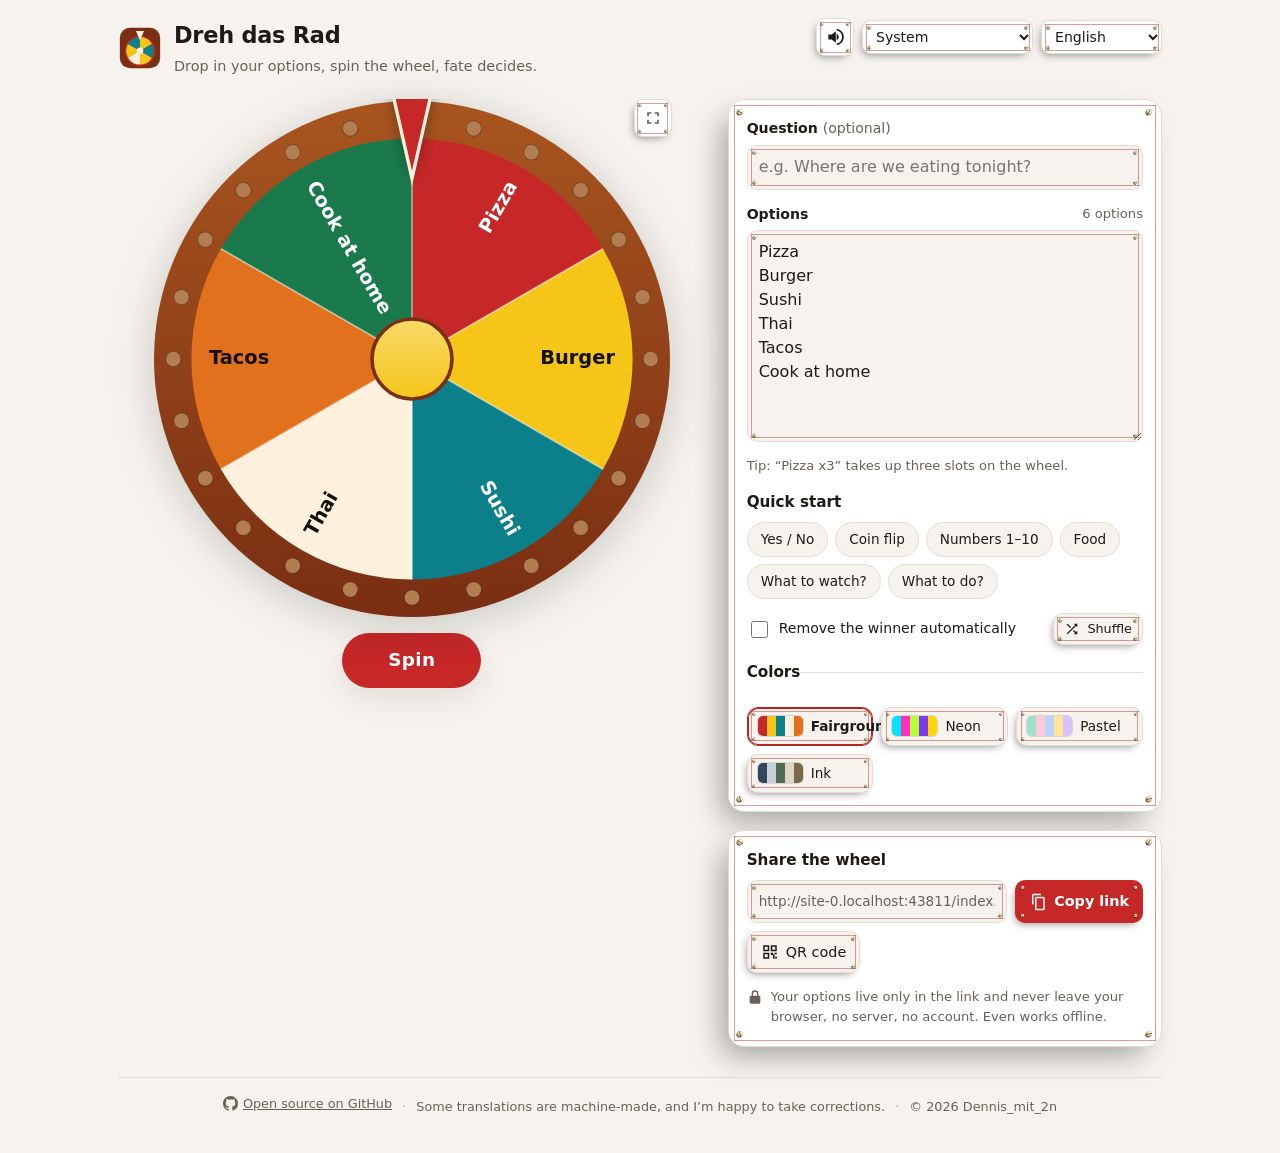
<file: index.html>
<!DOCTYPE html>
<html lang="en">
<head>
  <meta charset="UTF-8">
  <meta name="viewport" content="width=device-width, initial-scale=1, viewport-fit=cover">
  <title>Dreh das Rad · Entscheidungs-Glücksrad / decision wheel</title>
  <meta name="description" content="Type in your options, spin the wheel, let fate decide. No sign-up, nothing uploaded. / Optionen eintippen, Rad drehen, das Los entscheidet, ohne Anmeldung, ohne Upload.">
  <link rel="canonical" href="https://dennismit2n.github.io/dreh-das-rad/">
  <!-- Link preview. og:image must be absolute — crawlers do not resolve relative paths.
       The image comes from the shared template in the landing page repo:
       dennismit2n.github.io/tools/promo/make-bilder.mjs. Re-run it when a claim changes. -->
  <meta property="og:type" content="website">
  <meta property="og:site_name" content="Dreh das Rad">
  <meta property="og:title" content="Dreh das Rad · the decision wheel">
  <meta property="og:description" content="Options in, wheel spins, fate decides. 4 color worlds, 14 languages, shareable as a link. Everything stays in your browser.">
  <meta property="og:url" content="https://dennismit2n.github.io/dreh-das-rad/">
  <meta property="og:image" content="https://dennismit2n.github.io/dreh-das-rad/assets/og.png">
  <meta property="og:image:width" content="1200">
  <meta property="og:image:height" content="630">
  <meta property="og:image:alt" content="Dreh das Rad. Optionen rein, das Los entscheidet / Let the wheel decide. Kostenlos, ohne Anmeldung, als Link zum Teilen.">
  <meta property="og:locale" content="en_US">
  <meta property="og:locale:alternate" content="de_DE">
  <meta name="twitter:card" content="summary_large_image">
  <meta name="theme-color" content="#c62828">
  <link rel="manifest" href="./manifest.webmanifest">
  <link rel="icon" href="./icons/favicon.svg" type="image/svg+xml">
  <link rel="icon" href="./icons/favicon-32.png" sizes="32x32" type="image/png">
  <link rel="apple-touch-icon" href="./icons/apple-touch-icon.png">
  <link rel="stylesheet" href="./css/style.css">
  <!-- Darstellung vor dem ersten Bild: die gemeinsame Wahl aller Werkzeuge (werkstatt.darstellung,
       sonst der alte Schlüssel), sonst entscheidet das System per CSS. data-vision trägt Hoher
       Kontrast, Farbenblind und Umkehr; dieselbe Auflösung steht in js/app.js (theme dropdown). -->
  <script>(function(){var v=null,r=document.documentElement,m=window.matchMedia,t=null,s=null;try{v=localStorage.getItem('werkstatt.darstellung')||localStorage.getItem('dreh-das-rad.theme');}catch(e){}var d=!!(m&&m('(prefers-color-scheme: dark)').matches),k=!!(m&&m('(prefers-contrast: more)').matches);if(v==='light'||v==='dark'){t=v;}else if(v==='hc-dark'||v==='hc-light'){t=v.slice(3);s='contrast';}else if(v==='cvd-dark'||v==='cvd-light'){t=v.slice(4);s='cvd';}else if(v==='invert'){s='invert';}else if(v&&/dark/.test(v)){t='dark';}else if(v&&/light/.test(v)){t='light';}else if(k){t=d?'dark':'light';s='contrast';}if(t){r.setAttribute('data-theme',t);}if(s){r.setAttribute('data-vision',s);}})();</script>
  <!-- Install button: Chrome, Edge and Samsung Internet may announce installability before
       app.js runs, so the event is kept here until the button picks it up (see app.js). -->
  <script>window.addEventListener('beforeinstallprompt',function(e){e.preventDefault();window.deferredInstall=e;if(window.onInstallReady)window.onInstallReady();});</script>
</head>
<body>

<div class="page">
  <header class="site-header">
    <div class="brand">
      <svg class="brand-icon" viewBox="0 0 48 48" aria-hidden="true">
        <rect x="2" y="2" width="44" height="44" rx="11" fill="#7a2e12"/>
        <circle cx="24" cy="27" r="16.5" fill="#c62828"/>
        <path d="M24 27 L24 12 A15 15 0 0 1 36.99 19.5 Z" fill="#f5c518"/>
        <path d="M24 27 L36.99 34.5 A15 15 0 0 1 24 42 Z" fill="#f5c518"/>
        <path d="M24 27 L11.01 34.5 A15 15 0 0 1 11.01 19.5 Z" fill="#f5c518"/>
        <path d="M24 27 L36.99 19.5 A15 15 0 0 1 36.99 34.5 Z" fill="#0b7f8a"/>
        <path d="M24 27 L24 42 A15 15 0 0 1 11.01 34.5 Z" fill="#fdf1dd"/>
        <path d="M24 27 L11.01 19.5 A15 15 0 0 1 24 12 Z" fill="#0b7f8a"/>
        <circle cx="24" cy="27" r="3.6" fill="#fdf1dd"/>
        <path d="M24 15.5 L19.6 5.5 L28.4 5.5 Z" fill="#fdf1dd"/>
      </svg>
      <div>
        <h1>Dreh das Rad</h1>
        <p class="tagline" data-i18n="tagline">Drop in your options, spin the wheel, fate decides.</p>
      </div>
    </div>
    <div class="header-controls">
      <button type="button" id="installBtn" class="install-btn" hidden><svg viewBox="0 0 24 24" width="18" height="18" aria-hidden="true" focusable="false"><path d="M12 4v11m-4.5-4.5L12 15l4.5-4.5M5 19.5h14" fill="none" stroke="currentColor" stroke-width="2" stroke-linecap="round" stroke-linejoin="round"/></svg><span data-i18n="installBtn">Install</span></button>
      <button type="button" id="btnSound" class="icon-btn" aria-pressed="true" data-i18n-aria="soundOnLabel">
        <svg class="ico-on" viewBox="0 0 24 24" width="20" height="20" aria-hidden="true"><path d="M4 9v6h4l5 4V5L8 9H4zm12.5 3a4.5 4.5 0 0 0-2.5-4.03v8.06A4.5 4.5 0 0 0 16.5 12zM14 2.1v2.06a8 8 0 0 1 0 15.68v2.06a10 10 0 0 0 0-19.8z" fill="currentColor"/></svg>
        <svg class="ico-off" viewBox="0 0 24 24" width="20" height="20" aria-hidden="true"><path d="M4 9v6h4l5 4V5L8 9H4zm15.07-.07-1.41 1.41L19.24 12l-1.58 1.66 1.41 1.41L20.66 13.4l1.58 1.67 1.41-1.41L22.07 12l1.58-1.66-1.41-1.41-1.58 1.67-1.59-1.67z" fill="currentColor"/></svg>
      </button>
      <label class="sel-wrap">
        <span class="visually-hidden" data-i18n="themeLabel">Appearance</span>
        <select id="themeSelect" data-i18n-aria="themeLabel"></select>
      </label>
      <label class="sel-wrap">
        <span class="visually-hidden" data-i18n="langLabel">Language</span>
        <select id="langSelect" data-i18n-aria="langLabel"></select>
      </label>
    </div>
  </header>

  <main>
    <!-- ── the wheel ────────────────────────────────────────────── -->
    <section class="stage" id="stage">
      <!-- lives inside the stage so confetti still renders in fullscreen (top layer) -->
      <canvas id="fx" aria-hidden="true"></canvas>

      <h2 class="question-echo" id="questionEcho" hidden></h2>

      <div class="wheel-wrap">
        <canvas id="wheel" width="520" height="520"></canvas>
        <button type="button" id="btnFs" class="icon-btn fs-btn" aria-pressed="false" hidden>
          <svg class="ico-on" viewBox="0 0 24 24" width="20" height="20" aria-hidden="true"><path d="M5 16h3v3h2v-5H5v2zm3-8H5v2h5V5H8v3zm6 11h2v-3h3v-2h-5v5zm2-11V5h-2v5h5V8h-3z" fill="currentColor"/></svg>
          <svg class="ico-off" viewBox="0 0 24 24" width="20" height="20" aria-hidden="true"><path d="M7 14H5v5h5v-2H7v-3zm-2-4h2V7h3V5H5v5zm12 7h-3v2h5v-5h-2v3zM14 5v2h3v3h2V5h-5z" fill="currentColor"/></svg>
        </button>
      </div>

      <button type="button" id="btnSpin" class="spin-btn" data-i18n="btnSpin">Spin</button>

      <p class="motion-row" id="motionRow" hidden>
        <label class="check">
          <input type="checkbox" id="motionToggle">
          <span data-i18n="motionLabel">Let the wheel spin</span>
        </label>
        <span class="motion-hint" data-i18n="motionHint">Your device has animations turned off.</span>
      </p>

      <p class="visually-hidden" id="spinStatus" role="status" aria-live="polite"></p>
    </section>

    <div class="side">
      <!-- ── result: tops the right column on desktop, sits right under the
           spin button on phones; in fullscreen, JS pulls it onto the stage ── -->
      <div class="result-card" id="resultCard" hidden>
        <p class="result-lead" data-i18n="resultLead">Fate says:</p>
        <p class="result-name" id="resultName"></p>
        <div class="result-actions">
          <button type="button" id="btnAgain" class="btn primary" data-i18n="btnSpinAgain">Spin again</button>
          <button type="button" id="btnRemove" class="btn" data-i18n="btnRemove">Take it out</button>
          <button type="button" id="btnCopyResult" class="btn" data-i18n="btnCopyResult">Copy result</button>
        </div>
      </div>

      <!-- ── options ───────────────────────────────────────────── -->
      <section class="panel">
        <div class="field">
          <label for="questionInput">
            <span data-i18n="questionLabel">Question</span>
            <span class="opt" data-i18n="questionOptional">(optional)</span>
          </label>
          <input id="questionInput" type="text" maxlength="90" data-i18n-ph="questionPlaceholder" autocapitalize="sentences">
        </div>

        <div class="field">
          <label for="optionsInput">
            <span data-i18n="optionsLabel">Options</span>
            <span class="count" id="countLabel"></span>
          </label>
          <textarea id="optionsInput" rows="8" spellcheck="false" data-i18n-ph="optionsPlaceholder" aria-describedby="weightHint"></textarea>
          <p class="hint" id="weightHint" data-i18n="weightHint">Tip: “Pizza x3” takes up three slots.</p>
          <p class="note" id="noteBox" role="status" hidden></p>
          <p class="error" id="errBox" role="alert" hidden></p>
        </div>

        <div class="presets">
          <h3 data-i18n="presetsLabel">Quick start</h3>
          <div class="preset-row" id="presetRow"></div>
        </div>

        <div class="row-split">
          <label class="check auto-remove">
            <input type="checkbox" id="autoRemove">
            <span data-i18n="autoRemoveLabel">Remove the winner automatically</span>
          </label>
          <button type="button" id="btnShuffle" class="btn small">
            <svg viewBox="0 0 24 24" width="16" height="16" aria-hidden="true"><path d="M10.59 9.17 5.41 4 4 5.41l5.17 5.17 1.42-1.41zM14.5 4l2.04 2.04L4 18.59 5.41 20 17.96 7.46 20 9.5V4h-5.5zm.33 9.41-1.41 1.42 3.13 3.13L14.5 20H20v-5.5l-2.04 2.04-3.13-3.13z" fill="currentColor"/></svg>
            <span data-i18n="btnShuffle">Shuffle</span>
          </button>
        </div>

        <div class="drawn" id="drawnBox" hidden>
          <div class="drawn-head">
            <h3 data-i18n="drawnHeading">Already drawn</h3>
            <button type="button" id="btnResetDrawn" class="btn small" data-i18n="btnResetDrawn">Bring all back</button>
          </div>
          <ol class="drawn-list" id="drawnList"></ol>
          <p class="remaining" id="remainingLabel"></p>
        </div>

        <fieldset class="palettes">
          <legend data-i18n="paletteLabel">Colors</legend>
          <div class="palette-grid" id="paletteGrid"></div>
        </fieldset>
      </section>

      <!-- ── share ─────────────────────────────────────────────── -->
      <section class="panel share-box">
        <h3 data-i18n="shareHeading">Share the wheel</h3>
        <div class="link-row">
          <input id="linkOut" type="text" readonly data-i18n-aria="linkLabel">
          <button type="button" id="btnCopy" class="btn primary">
            <svg viewBox="0 0 24 24" width="18" height="18" aria-hidden="true"><path d="M16 1H6a2 2 0 0 0-2 2v12h2V3h10V1zm3 4H10a2 2 0 0 0-2 2v14a2 2 0 0 0 2 2h9a2 2 0 0 0 2-2V7a2 2 0 0 0-2-2zm0 16h-9V7h9v14z" fill="currentColor"/></svg>
            <span data-i18n="btnCopy">Copy link</span>
          </button>
        </div>
        <div class="share-actions">
          <button type="button" id="btnShare" class="btn" hidden>
            <svg viewBox="0 0 24 24" width="18" height="18" aria-hidden="true"><path d="M18 8a3 3 0 1 0-2.83-4H15a3 3 0 0 0 .04.49L8.9 7.56a3 3 0 1 0 0 8.88l6.15 3.07A3 3 0 1 0 18 16a3 3 0 0 0-2.15.91l-5.9-2.95a3 3 0 0 0 0-1.92l5.9-2.95A3 3 0 0 0 18 8z" fill="currentColor"/></svg>
            <span data-i18n="btnShare">Share</span>
          </button>
          <button type="button" id="btnQr" class="btn" aria-expanded="false">
            <svg viewBox="0 0 24 24" width="18" height="18" aria-hidden="true"><path d="M3 3h8v8H3V3zm2 2v4h4V5H5zm8-2h8v8h-8V3zm2 2v4h4V5h-4zM3 13h8v8H3v-8zm2 2v4h4v-4H5zm13-2h3v2h-3v-2zm-5 0h3v2h2v3h-2v-2h-3v-3zm3 5h2v3h-2v-3zm3 0h2v3h-2v-3z" fill="currentColor"/></svg>
            <span data-i18n="btnQr">QR code</span>
          </button>
        </div>
        <div class="qr-wrap" id="qrWrap" hidden>
          <div class="qr-box" id="qrBox" role="img" data-i18n-aria="btnQr" data-echt></div>
          <p class="qr-hint" data-i18n="qrHint">Scan to open the same wheel</p>
        </div>
        <p class="privacy-note">
          <svg viewBox="0 0 24 24" width="16" height="16" aria-hidden="true"><path d="M12 2a5 5 0 0 0-5 5v3H6a2 2 0 0 0-2 2v8a2 2 0 0 0 2 2h12a2 2 0 0 0 2-2v-8a2 2 0 0 0-2-2h-1V7a5 5 0 0 0-5-5zm-3 8V7a3 3 0 1 1 6 0v3H9z" fill="currentColor"/></svg>
          <span><span data-i18n="privacyNote">Your options live only in the link.</span>
          <span data-i18n="offlineNote">Even works offline.</span></span>
        </p>
      </section>

      <!-- ── recent spins (this session only, never stored) ────── -->
      <section class="panel" id="historyBox" hidden>
        <div class="drawn-head">
          <h3 data-i18n="historyHeading">Recent spins</h3>
          <button type="button" id="btnClearHistory" class="btn small" data-i18n="btnClearHistory">Clear</button>
        </div>
        <ol class="history-list" id="historyList"></ol>
      </section>
    </div>
  </main>

  <footer class="site-footer">
    <a href="https://github.com/Dennismit2n/dreh-das-rad" rel="noopener">
      <svg viewBox="0 0 16 16" width="15" height="15" aria-hidden="true"><path d="M8 0C3.58 0 0 3.58 0 8c0 3.54 2.29 6.53 5.47 7.59.4.07.55-.17.55-.38 0-.19-.01-.82-.01-1.49-2.01.37-2.53-.49-2.69-.94-.09-.23-.48-.94-.82-1.13-.28-.15-.68-.52-.01-.53.63-.01 1.08.58 1.23.82.72 1.21 1.87.87 2.33.66.07-.52.28-.87.51-1.07-1.78-.2-3.64-.89-3.64-3.95 0-.87.31-1.59.82-2.15-.08-.2-.36-1.02.08-2.12 0 0 .67-.21 2.2.82a7.42 7.42 0 0 1 2-.27c.68 0 1.36.09 2 .27 1.53-1.04 2.2-.82 2.2-.82.44 1.1.16 1.92.08 2.12.51.56.82 1.27.82 2.15 0 3.07-1.87 3.75-3.65 3.95.29.25.54.73.54 1.48 0 1.07-.01 1.93-.01 2.2 0 .21.15.46.55.38A8.01 8.01 0 0 0 16 8c0-4.42-3.58-8-8-8z" fill="currentColor"/></svg>
      <span data-i18n="footerSource">Open source on GitHub</span>
    </a>
    <span class="sep" aria-hidden="true">·</span>
    <span data-i18n="footerTranslate">Some translations are machine-made, and I’m happy to take corrections.</span>
    <span class="sep" aria-hidden="true">·</span>
    <span class="footer-copyright">© 2026 Dennis_mit_2n</span>
  </footer>
</div>

<p class="toast" id="toast" role="status"></p>

<script src="./js/vendor/qrcode.js"></script>
<script src="./js/vendor/qrcode_UTF8.js"></script>
<script src="./js/i18n.js"></script>
<script src="./js/wheel.js"></script>
<script src="./js/app.js"></script>
</body>
</html>
</file>
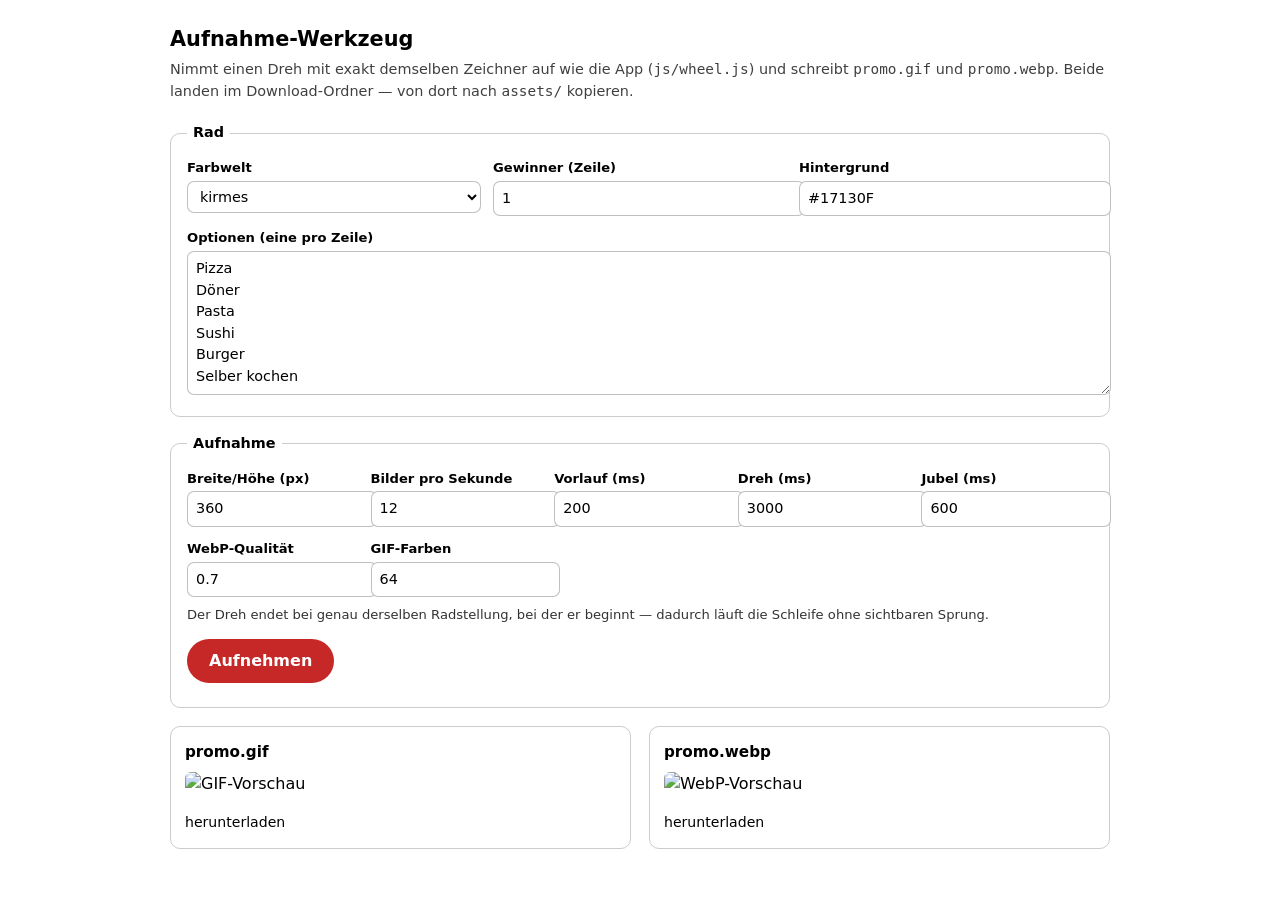
<file: tools/gif-recorder.html>
<!DOCTYPE html>
<html lang="de">
<head>
<meta charset="UTF-8">
<meta name="viewport" content="width=device-width, initial-scale=1">
<title>dreh-das-rad — Aufnahme-Werkzeug</title>
<style>
  :root { color-scheme: light dark; }
  body {
    margin: 0; padding: 24px;
    font-family: system-ui, -apple-system, "Segoe UI", Roboto, sans-serif;
    line-height: 1.5;
    background: Canvas; color: CanvasText;
  }
  .wrap { max-width: 940px; margin: 0 auto; }
  h1 { font-size: 1.3rem; margin: 0 0 4px; }
  .lead { margin: 0 0 20px; opacity: 0.75; font-size: 0.9rem; }
  fieldset { border: 1px solid rgba(128,128,128,0.4); border-radius: 10px; padding: 14px 16px; margin: 0 0 16px; }
  legend { font-weight: 600; font-size: 0.9rem; padding: 0 6px; }
  .grid { display: grid; grid-template-columns: repeat(auto-fit, minmax(150px, 1fr)); gap: 12px; }
  label { display: block; font-size: 0.82rem; font-weight: 600; margin-bottom: 3px; }
  input, select, textarea { font: inherit; font-size: 0.9rem; width: 100%; padding: 6px 8px;
    border: 1px solid rgba(128,128,128,0.5); border-radius: 7px; background: Canvas; color: CanvasText; }
  textarea { min-height: 130px; resize: vertical; }
  button { font: inherit; font-weight: 600; padding: 10px 22px; border: 0; border-radius: 999px;
    background: #c62828; color: #fff; cursor: pointer; }
  button:disabled { opacity: 0.5; cursor: progress; }
  progress { width: 100%; height: 10px; }
  .out { display: grid; grid-template-columns: repeat(auto-fit, minmax(260px, 1fr)); gap: 18px; margin-top: 18px; }
  .card { border: 1px solid rgba(128,128,128,0.4); border-radius: 10px; padding: 14px; }
  .card h2 { font-size: 0.95rem; margin: 0 0 8px; }
  .card img { max-width: 100%; border-radius: 6px; display: block; }
  .meta { font-size: 0.82rem; opacity: 0.8; margin: 8px 0 0; }
  .bad { color: #c0392b; font-weight: 600; }
  a.dl { display: inline-block; margin-top: 8px; font-size: 0.88rem; }
  canvas { display: none; }
</style>
</head>
<body>
<div class="wrap">
  <h1>Aufnahme-Werkzeug</h1>
  <p class="lead">
    Nimmt einen Dreh mit exakt demselben Zeichner auf wie die App
    (<code>js/wheel.js</code>) und schreibt <code>promo.gif</code> und
    <code>promo.webp</code>. Beide landen im Download-Ordner — von dort nach
    <code>assets/</code> kopieren.
  </p>

  <fieldset>
    <legend>Rad</legend>
    <div class="grid">
      <div>
        <label for="palette">Farbwelt</label>
        <select id="palette"></select>
      </div>
      <div>
        <label for="winner">Gewinner (Zeile)</label>
        <input id="winner" type="number" value="1" min="1" step="1">
      </div>
      <div>
        <label for="bg">Hintergrund</label>
        <input id="bg" type="text" value="#17130F">
      </div>
    </div>
    <div style="margin-top:12px">
      <label for="options">Optionen (eine pro Zeile)</label>
      <textarea id="options">Pizza
Döner
Pasta
Sushi
Burger
Selber kochen</textarea>
    </div>
  </fieldset>

  <fieldset>
    <legend>Aufnahme</legend>
    <div class="grid">
      <div><label for="size">Breite/Höhe (px)</label><input id="size" type="number" value="360" min="120" max="900" step="10"></div>
      <div><label for="fps">Bilder pro Sekunde</label><input id="fps" type="number" value="12" min="8" max="30"></div>
      <div><label for="hold">Vorlauf (ms)</label><input id="hold" type="number" value="200" min="0" step="50"></div>
      <div><label for="spin">Dreh (ms)</label><input id="spin" type="number" value="3000" min="500" step="100"></div>
      <div><label for="celebrate">Jubel (ms)</label><input id="celebrate" type="number" value="600" min="0" step="100"></div>
      <div><label for="quality">WebP-Qualität</label><input id="quality" type="number" value="0.7" min="0.3" max="1" step="0.05"></div>
      <div><label for="colours">GIF-Farben</label><input id="colours" type="number" value="64" min="8" max="256" step="8"></div>
    </div>
    <p class="meta">
      Der Dreh endet bei genau derselben Radstellung, bei der er beginnt — dadurch
      läuft die Schleife ohne sichtbaren Sprung.
    </p>
    <p style="margin:14px 0 0"><button id="go">Aufnehmen</button></p>
    <p style="margin:10px 0 0"><progress id="bar" value="0" max="1" hidden></progress></p>
    <p class="meta" id="status"></p>
  </fieldset>

  <div class="out" id="out" hidden>
    <div class="card">
      <h2>promo.gif</h2>
      <img id="gifImg" alt="GIF-Vorschau">
      <p class="meta" id="gifMeta"></p>
      <a class="dl" id="gifLink" download="promo.gif">herunterladen</a>
    </div>
    <div class="card">
      <h2>promo.webp</h2>
      <img id="webpImg" alt="WebP-Vorschau">
      <p class="meta" id="webpMeta"></p>
      <a class="dl" id="webpLink" download="promo.webp">herunterladen</a>
    </div>
  </div>
</div>

<canvas id="frame"></canvas>

<script src="../js/wheel.js"></script>
<script src="encoders.js"></script>
<script>
'use strict';
(function () {
  var TAU = Math.PI * 2;
  var $ = function (id) { return document.getElementById(id); };

  Wheel.PALETTE_IDS.forEach(function (id) {
    var o = document.createElement('option');
    o.value = id;
    o.textContent = id;
    $('palette').appendChild(o);
  });

  function status(msg) { $('status').textContent = msg; }

  function blobToBuffer(blob) {
    return blob.arrayBuffer ? blob.arrayBuffer() : new Response(blob).arrayBuffer();
  }

  function canvasToWebp(canvas, quality) {
    return new Promise(function (resolve, reject) {
      canvas.toBlob(function (blob) {
        if (!blob) { reject(new Error('toBlob failed')); return; }
        resolve(blob);
      }, 'image/webp', quality);
    });
  }

  $('go').addEventListener('click', async function () {
    var btn = $('go');
    btn.disabled = true;
    $('out').hidden = true;
    $('bar').hidden = false;
    $('bar').value = 0;

    try {
      var size = Math.max(120, +$('size').value || 420);
      var fps = Math.max(8, +$('fps').value || 16);
      var holdMs = Math.max(0, +$('hold').value || 0);
      var spinMs = Math.max(500, +$('spin').value || 3000);
      var celebrateMs = Math.max(0, +$('celebrate').value || 0);
      var quality = Math.min(1, Math.max(0.3, +$('quality').value || 0.85));
      var paletteId = $('palette').value;
      var bg = $('bg').value.trim() || '#17130F';

      var parsed = Wheel.parse($('options').value);
      var items = parsed.items;
      if (items.length < 2) { throw new Error('Mindestens zwei Optionen nötig.'); }

      var n = items.length;
      var seg = TAU / n;
      var winner = Math.min(n - 1, Math.max(0, (+$('winner').value || 1) - 1));

      // Start where we will finish: the wheel makes whole turns, so the last
      // frame lines up with the first and the loop does not jump.
      var rot0 = -Math.PI / 2 - (winner + 0.5) * seg;
      var turns = 5;
      var delta = turns * TAU;
      var amp = Math.min(0.014, seg * 0.15);

      var canvas = $('frame');
      canvas.width = size;
      canvas.height = size;
      var ctx = canvas.getContext('2d', { alpha: false });

      var totalMs = holdMs + spinMs + celebrateMs;
      var frameMs = 1000 / fps;
      var frameCount = Math.max(2, Math.round(totalMs / frameMs));

      var confetti = new Wheel.Confetti(Wheel.PALETTES[paletteId].seg);
      var burst = false;
      var pointerKick = 0;
      var prevIdx = null;
      var rgbaFrames = [];
      var webpBuffers = [];

      for (var f = 0; f < frameCount; f++) {
        var tMs = f * frameMs;
        var dt = frameMs / 1000;

        var rot = rot0;
        var lampMode = 'idle';
        var lampT = 0;
        var winnerIdx = null;

        if (tMs >= holdMs && tMs < holdMs + spinMs) {
          var t = (tMs - holdMs) / spinMs;
          var wob = 0;
          if (t > 0.88) {
            var u = (t - 0.88) / 0.12;
            wob = amp * Math.sin(u * Math.PI * 3) * (1 - u);
          }
          rot = rot0 + delta * Wheel.easeSpin(t) + wob;
        } else if (tMs >= holdMs + spinMs) {
          rot = rot0 + delta;
          lampMode = 'win';
          lampT = (tMs - holdMs - spinMs) / 1000;
          winnerIdx = winner;
          if (!burst) {
            confetti.burst(size / 2, size * 0.42, 90, 2.6);
            burst = true;
          }
        }

        // same peg-kick behaviour as the app, so the pointer flicks identically
        var local = ((-Math.PI / 2 - rot) % TAU + TAU) % TAU;
        var idx = Math.floor(local / seg);
        if (prevIdx !== null && idx !== prevIdx) { pointerKick = 1; }
        else { pointerKick *= Math.pow(0.02, dt); }
        prevIdx = idx;

        ctx.fillStyle = bg;
        ctx.fillRect(0, 0, size, size);
        Wheel.draw(ctx, size, size, {
          items: items, rot: rot, palette: paletteId, dark: true,
          lampMode: lampMode, lampT: lampT, pointerKick: pointerKick,
          winner: winnerIdx, still: false
        });
        confetti.update(dt);
        confetti.draw(ctx);

        rgbaFrames.push(ctx.getImageData(0, 0, size, size).data);
        webpBuffers.push(await blobToBuffer(await canvasToWebp(canvas, quality)));

        $('bar').value = (f + 1) / frameCount * 0.7;
        status('Bild ' + (f + 1) + ' von ' + frameCount + ' …');
        if (f % 8 === 0) { await new Promise(function (r) { setTimeout(r, 0); }); }
      }

      status('Farbpalette wird bestimmt …');
      await new Promise(function (r) { setTimeout(r, 0); });

      var gif = new GifEncoder(size, size);
      // sample every third frame: enough to see every colour, three times faster
      gif.buildPalette(rgbaFrames.filter(function (_, i) { return i % 3 === 0; }),
        Math.min(256, Math.max(8, +$('colours').value || 64)));
      $('bar').value = 0.8;

      for (var g = 0; g < rgbaFrames.length; g++) {
        gif.addFrame(rgbaFrames[g], frameMs);
        if (g % 10 === 0) {
          status('GIF: Bild ' + (g + 1) + ' von ' + rgbaFrames.length + ' …');
          $('bar').value = 0.8 + (g / rgbaFrames.length) * 0.15;
          await new Promise(function (r) { setTimeout(r, 0); });
        }
      }

      status('GIF wird geschrieben …');
      await new Promise(function (r) { setTimeout(r, 0); });
      var gifBlob = gif.render();

      status('WebP wird zusammengesetzt …');
      var webpBlob = null;
      var webpError = null;
      try {
        webpBlob = webpAnimate(webpBuffers, size, size, Math.round(frameMs), 0);
      } catch (e) {
        webpError = e.message;
      }

      $('bar').value = 1;
      show('gif', gifBlob, null, frameCount, totalMs);
      show('webp', webpBlob, webpError, frameCount, totalMs);
      $('out').hidden = false;
      status('Fertig.');
    } catch (err) {
      status('Fehlgeschlagen: ' + err.message);
    } finally {
      btn.disabled = false;
      $('bar').hidden = true;
    }
  });

  function show(kind, blob, error, frames, totalMs) {
    var img = $(kind + 'Img');
    var meta = $(kind + 'Meta');
    var link = $(kind + 'Link');

    if (!blob) {
      img.removeAttribute('src');
      meta.className = 'meta bad';
      meta.textContent = 'Nicht erzeugt: ' + error;
      link.removeAttribute('href');
      return;
    }

    var url = URL.createObjectURL(blob);
    img.src = url;
    link.href = url;
    meta.className = 'meta';
    meta.textContent = (blob.size / 1024).toFixed(0) + ' KB · ' + frames + ' Bilder · ' +
      (totalMs / 1000).toFixed(1) + ' s';

    // a container the browser cannot decode would fail silently otherwise
    img.onerror = function () {
      meta.className = 'meta bad';
      meta.textContent = 'Datei erzeugt (' + (blob.size / 1024).toFixed(0) +
        ' KB), aber der Browser kann sie nicht anzeigen — nicht verwenden.';
    };
  }
})();
</script>
</body>
</html>
</file>
<file: css/style.css>
/* dreh-das-rad — styles */
:root {
  color-scheme: light;
  --bg: #F6F3EE;
  --panel: #ffffff;
  --text: #1E1A16;
  --text-soft: #6A6058;
  --border: #E4DCD2;
  --shadow: 0 10px 30px rgba(40, 28, 18, 0.10);
  --accent: #B5241F;
  --accent-fill: #C62828;
  --accent-ink: #ffffff;
}

/* Dark theme comes in two doors with identical furniture:
   1) system preference (unless the user forced light),
   2) the theme dropdown forcing dark.
   Keep both blocks in sync! */
@media (prefers-color-scheme: dark) {
  :root:not([data-theme="light"]) {
    color-scheme: dark;
    --bg: #17130F;
    --panel: #221C17;
    --text: #F1EAE2;
    --text-soft: #B0A296;
    --border: #362C24;
    --shadow: 0 10px 30px rgba(0, 0, 0, 0.55);
    --accent: #FFAB91;
    --accent-fill: #FF8A65;
    --accent-ink: #241009;
  }
}

:root[data-theme="dark"] {
  color-scheme: dark;
  --bg: #17130F;
  --panel: #221C17;
  --text: #F1EAE2;
  --text-soft: #B0A296;
  --border: #362C24;
  --shadow: 0 10px 30px rgba(0, 0, 0, 0.55);
  --accent: #FFAB91;
  --accent-fill: #FF8A65;
  --accent-ink: #241009;
}

/* The chrome takes its accent from the chosen colour world, so the page and
   the wheel always look like one thing. Light: dark fill + white label.
   Dark: light fill + ink label. */
body[data-palette="neon"] { --accent: #6D28D9; --accent-fill: #7C3AED; --accent-ink: #ffffff; }
body[data-palette="pastell"] { --accent: #A6356A; --accent-fill: #B03A6A; --accent-ink: #ffffff; }
body[data-palette="tinte"] { --accent: #33445E; --accent-fill: #3F5D78; --accent-ink: #ffffff; }

@media (prefers-color-scheme: dark) {
  :root:not([data-theme="light"]) body[data-palette="neon"] { --accent: #67E8F9; --accent-fill: #67E8F9; --accent-ink: #0A1620; }
  :root:not([data-theme="light"]) body[data-palette="pastell"] { --accent: #FFC2D6; --accent-fill: #F0A6C0; --accent-ink: #2A121C; }
  :root:not([data-theme="light"]) body[data-palette="tinte"] { --accent: #A9C4DC; --accent-fill: #A9C4DC; --accent-ink: #10202C; }
}

:root[data-theme="dark"] body[data-palette="neon"] { --accent: #67E8F9; --accent-fill: #67E8F9; --accent-ink: #0A1620; }
:root[data-theme="dark"] body[data-palette="pastell"] { --accent: #FFC2D6; --accent-fill: #F0A6C0; --accent-ink: #2A121C; }
:root[data-theme="dark"] body[data-palette="tinte"] { --accent: #A9C4DC; --accent-fill: #A9C4DC; --accent-ink: #10202C; }

[hidden] { display: none !important; }

* { box-sizing: border-box; }

body {
  margin: 0;
  font-family: system-ui, -apple-system, "Segoe UI", Roboto, "Helvetica Neue", Arial, sans-serif;
  background: var(--bg);
  color: var(--text);
  line-height: 1.55;
  -webkit-font-smoothing: antialiased;
}

:focus-visible { outline: 2px solid var(--accent); outline-offset: 2px; }

.visually-hidden {
  position: absolute;
  width: 1px;
  height: 1px;
  overflow: hidden;
  clip: rect(0 0 0 0);
  white-space: nowrap;
}

/* confetti layer — never intercepts a click */
#fx {
  position: fixed;
  inset: 0;
  width: 100%;
  height: 100%;
  pointer-events: none;
  z-index: 50;
}

.page {
  position: relative;
  z-index: 1;
  max-width: 1080px;
  min-height: 100dvh;
  margin: 0 auto;
  padding: 18px 18px 36px;
  display: flex;
  flex-direction: column;
}

/* ── header ─────────────────────────────────────────────── */
.site-header {
  display: flex;
  justify-content: space-between;
  align-items: flex-start;
  gap: 14px;
  flex-wrap: wrap;
}

.brand { display: flex; align-items: center; gap: 12px; }
.brand-icon { width: 44px; height: 44px; display: block; flex: none; }
.brand h1 { margin: 0; font-size: 1.4rem; letter-spacing: -0.01em; }
.tagline { margin: 2px 0 0; color: var(--text-soft); font-size: 0.9rem; }

.header-controls { display: flex; align-items: center; gap: 8px; }

#langSelect, #themeSelect, .install-btn {
  font: inherit;
  font-size: 0.88rem;
  color: var(--text);
  background: var(--panel);
  border: 1px solid var(--border);
  border-radius: 9px;
  padding: 7px 9px;
}

/* Install button: looks like the selects next to it, hidden until the browser offers
   installation (see app.js). On phones it gets a full row of its own. */
.install-btn {
  display: inline-flex;
  align-items: center;
  justify-content: center;
  gap: 0.4rem;
  font-weight: 600;
  white-space: nowrap;
  cursor: pointer;
}
.install-btn[hidden] { display: none; }
.install-btn svg { flex: none; }
@media (max-width: 560px) {
  .header-controls { flex: 1 1 100%; flex-wrap: wrap; }
  .install-btn { flex: 1 1 100%; }
}

.icon-btn {
  display: inline-flex;
  align-items: center;
  justify-content: center;
  width: 38px;
  height: 38px;
  color: var(--text);
  background: var(--panel);
  border: 1px solid var(--border);
  border-radius: 9px;
  cursor: pointer;
}
.icon-btn:hover { border-color: var(--accent); }
.icon-btn .ico-off { display: none; }
.icon-btn[aria-pressed="false"] { color: var(--text-soft); }
.icon-btn[aria-pressed="false"] .ico-on { display: none; }
.icon-btn[aria-pressed="false"] .ico-off { display: block; }

/* ── layout ─────────────────────────────────────────────── */
main {
  flex: 1;
  display: grid;
  /* Ohne Spaltenangabe wird die eine Spalte so breit wie ihr breitester Inhalt und schiebt die Seite
     bei 320 px ueber den Rand; minmax(0, 1fr) haelt sie in der Bildschirmbreite. */
  grid-template-columns: minmax(0, 1fr);
  gap: 22px;
  margin-top: 22px;
  align-items: start;
}

@media (min-width: 900px) {
  main { grid-template-columns: minmax(0, 1.15fr) minmax(320px, 0.85fr); }
  .stage { position: sticky; top: 18px; }
}

.side { display: grid; grid-template-columns: minmax(0, 1fr); gap: 18px; }

/* ── stage ──────────────────────────────────────────────── */
.stage { display: flex; flex-direction: column; align-items: center; gap: 14px; }

.question-echo {
  margin: 0;
  text-align: center;
  font-size: clamp(1.1rem, 3vw, 1.5rem);
  line-height: 1.25;
  overflow-wrap: anywhere;
}

.wheel-wrap {
  position: relative;
  width: 100%;
  max-width: 520px;
  aspect-ratio: 1;
}

#wheel {
  width: 100%;
  height: 100%;
  display: block;
  cursor: grab;
  touch-action: none;
  filter: drop-shadow(0 8px 22px rgba(0, 0, 0, 0.18));
}
#wheel:active { cursor: grabbing; }

.fs-btn { position: absolute; top: 0; right: 0; }

/* Element fullscreen. justify-content:center used to clip the top of the
   wheel on screens shorter than the content (classic flexbox centre-overflow),
   so everything is anchored to the top now; centring comes from spacer rows. */
.stage:fullscreen { background: var(--bg); padding: 20px; overflow: auto; justify-content: flex-start; }
.stage:fullscreen .wheel-wrap { max-width: min(58vh, 94vw); }

@media (orientation: landscape) {
  /* party-table mode: wheel on the left, result column on the right;
     the 1fr spacer rows centre the card block against the wheel */
  .stage:fullscreen {
    display: grid;
    grid-template:
      "echo  echo"   auto
      "wheel ."      1fr
      "wheel card"   auto
      "wheel spin"   auto
      "wheel motion" auto
      "wheel ."      1fr
      / auto minmax(280px, 420px);
    column-gap: 48px;
    row-gap: 14px;
    align-items: center;
    justify-content: center;
    align-content: start;
  }
  .stage:fullscreen .question-echo { grid-area: echo; }
  .stage:fullscreen .wheel-wrap { grid-area: wheel; max-width: none; width: min(80vh, 56vw); }
  .stage:fullscreen .result-card { grid-area: card; }
  .stage:fullscreen .spin-btn { grid-area: spin; justify-self: center; }
  .stage:fullscreen .motion-row { grid-area: motion; }
}

/* old-Safari fallback (-webkit pseudo-class; a comma-joined unknown selector
   would invalidate the rule): plain top-anchored column, nothing clipped */
.stage:-webkit-full-screen { background: var(--bg); padding: 20px; overflow: auto; justify-content: flex-start; }
.stage:-webkit-full-screen .wheel-wrap { max-width: min(58vh, 94vw); }

/* Result card: top of the right column on desktop, below the spin button on
   phones (Dennis' layout call after v2 — never over or under the wheel). */
.result-card {
  width: 100%;
  max-width: 420px;
  margin: 0 auto;
  padding: 16px 16px 14px;
  text-align: center;
  background: var(--panel);
  border: 1px solid var(--border);
  border-radius: 16px;
  box-shadow: var(--shadow);
  animation: pop 0.32s cubic-bezier(0.18, 1.3, 0.5, 1) both;
}

@keyframes pop {
  from { transform: scale(0.8); opacity: 0; }
  to { transform: scale(1); opacity: 1; }
}

.result-lead { margin: 0; font-size: 0.82rem; color: var(--text-soft); text-transform: uppercase; letter-spacing: 0.07em; }
.result-name {
  margin: 4px 0 12px;
  font-size: clamp(1.35rem, 4.4vw, 1.9rem);
  font-weight: 700;
  line-height: 1.15;
  overflow-wrap: anywhere;
}
.result-actions { display: flex; flex-wrap: wrap; gap: 7px; justify-content: center; }
.result-actions .btn { font-size: 0.85rem; padding: 7px 11px; }

.spin-btn {
  font: inherit;
  font-size: 1.15rem;
  font-weight: 700;
  letter-spacing: 0.02em;
  color: var(--accent-ink);
  background: var(--accent-fill);
  border: none;
  border-radius: 999px;
  padding: 13px 46px;
  cursor: pointer;
  box-shadow: var(--shadow);
  transition: transform 0.12s ease, filter 0.12s ease;
}
.spin-btn:hover:not(:disabled) { filter: brightness(1.08); }
.spin-btn:active:not(:disabled) { transform: translateY(2px); }
.spin-btn:disabled { opacity: 0.45; cursor: not-allowed; box-shadow: none; }

.motion-row { margin: 0; display: flex; flex-direction: column; align-items: center; gap: 2px; text-align: center; }
.motion-hint { font-size: 0.8rem; color: var(--text-soft); max-width: 42ch; }

/* ── panels & fields ────────────────────────────────────── */
.panel {
  background: var(--panel);
  border: 1px solid var(--border);
  border-radius: 16px;
  padding: 18px;
  box-shadow: var(--shadow);
}

.panel h3 { margin: 0 0 8px; font-size: 0.95rem; }

.field { margin-bottom: 14px; }
.field label { display: block; font-size: 0.88rem; font-weight: 600; margin-bottom: 5px; }
.field .opt, .field .count { font-weight: 400; color: var(--text-soft); }
.field .count { float: right; font-size: 0.82rem; }

.field input[type="text"], .field textarea {
  font: inherit;
  width: 100%;
  color: var(--text);
  background: var(--bg);
  border: 1px solid var(--border);
  border-radius: 10px;
  padding: 9px 11px;
}
.field textarea { resize: vertical; min-height: 120px; line-height: 1.5; }
.field input:focus, .field textarea:focus { border-color: var(--accent); }

.hint, .note, .error { margin: 6px 0 0; font-size: 0.82rem; }
.hint { color: var(--text-soft); }
.note { color: var(--accent); }
.error { color: #c0392b; font-weight: 600; }
:root[data-theme="dark"] .error { color: #ff9a8f; }
@media (prefers-color-scheme: dark) { :root:not([data-theme="light"]) .error { color: #ff9a8f; } }

/* ── presets ────────────────────────────────────────────── */
.preset-row { display: flex; flex-wrap: wrap; gap: 7px; }

.preset {
  font: inherit;
  font-size: 0.85rem;
  color: var(--text);
  background: var(--bg);
  border: 1px solid var(--border);
  border-radius: 999px;
  padding: 6px 13px;
  cursor: pointer;
}
.preset:hover { border-color: var(--accent); color: var(--accent); }

/* ── checkboxes ─────────────────────────────────────────── */
.check { display: flex; align-items: center; gap: 8px; font-size: 0.88rem; cursor: pointer; }
.check input { width: 17px; height: 17px; accent-color: var(--accent-fill); cursor: pointer; }
.row-split {
  display: flex;
  align-items: center;
  justify-content: space-between;
  gap: 10px;
  flex-wrap: wrap;
  margin-top: 14px;
}

/* ── drawn list ─────────────────────────────────────────── */
.drawn {
  margin-top: 14px;
  padding-top: 14px;
  border-top: 1px solid var(--border);
}
.drawn-head { display: flex; align-items: center; justify-content: space-between; gap: 10px; }
.drawn-head h3 { margin: 0; }
.drawn-list { margin: 8px 0 0; padding-left: 22px; font-size: 0.9rem; }
.drawn-list li { margin-bottom: 2px; overflow-wrap: anywhere; }
.remaining { margin: 8px 0 0; font-size: 0.82rem; color: var(--text-soft); }

/* ── recent spins ───────────────────────────────────────── */
.history-list { list-style: none; margin: 8px 0 0; padding: 0; font-size: 0.9rem; }
.history-list li { display: flex; gap: 10px; margin-bottom: 2px; }
.history-list .h-time { color: var(--text-soft); font-variant-numeric: tabular-nums; flex: none; }
.history-list span:last-child { overflow-wrap: anywhere; }

/* ── palettes ───────────────────────────────────────────── */
.palettes { margin: 16px 0 0; padding: 14px 0 0; border: 0; border-top: 1px solid var(--border); }
.palettes legend { padding: 0; font-size: 0.95rem; font-weight: 600; }
.palette-grid { display: grid; grid-template-columns: repeat(auto-fit, minmax(120px, 1fr)); gap: 8px; margin-top: 8px; }

.palette-btn {
  font: inherit;
  font-size: 0.85rem;
  display: flex;
  align-items: center;
  gap: 8px;
  color: var(--text);
  background: var(--bg);
  border: 1px solid var(--border);
  border-radius: 11px;
  padding: 8px 10px;
  cursor: pointer;
  text-align: left;
}
.palette-btn:hover { border-color: var(--accent); }
.palette-btn[aria-pressed="true"] { border-color: var(--accent); box-shadow: inset 0 0 0 1px var(--accent); font-weight: 600; }
.swatch { display: flex; flex: none; border-radius: 5px; overflow: hidden; box-shadow: 0 0 0 1px rgba(0, 0, 0, 0.12); }
.swatch i { width: 9px; height: 20px; display: block; }

/* ── buttons ────────────────────────────────────────────── */
.btn {
  font: inherit;
  font-size: 0.9rem;
  display: inline-flex;
  align-items: center;
  gap: 7px;
  color: var(--text);
  background: var(--bg);
  border: 1px solid var(--border);
  border-radius: 10px;
  padding: 9px 13px;
  cursor: pointer;
}
.btn:hover { border-color: var(--accent); }
.btn.primary { color: var(--accent-ink); background: var(--accent-fill); border-color: transparent; font-weight: 600; }
.btn.primary:hover { filter: brightness(1.08); }
.btn.small { font-size: 0.8rem; padding: 5px 10px; }

/* ── share ──────────────────────────────────────────────── */
.link-row { display: flex; gap: 8px; }
.link-row input {
  font: inherit;
  font-size: 0.85rem;
  flex: 1;
  min-width: 0;
  color: var(--text-soft);
  background: var(--bg);
  border: 1px solid var(--border);
  border-radius: 10px;
  padding: 9px 11px;
}
.share-actions { display: flex; gap: 8px; margin-top: 8px; flex-wrap: wrap; }

.qr-wrap { margin-top: 12px; text-align: center; }
.qr-box { display: inline-block; padding: 10px; background: #fff; border-radius: 12px; line-height: 0; }
.qr-box table { border-collapse: collapse; }
.qr-box td { width: 4px; height: 4px; padding: 0; }
.qr-hint { margin: 6px 0 0; font-size: 0.8rem; color: var(--text-soft); }

.privacy-note {
  display: flex;
  gap: 8px;
  margin: 14px 0 0;
  font-size: 0.82rem;
  color: var(--text-soft);
}
.privacy-note svg { flex: none; margin-top: 2px; }

/* ── footer & toast ─────────────────────────────────────── */
.site-footer {
  margin-top: 30px;
  padding-top: 16px;
  border-top: 1px solid var(--border);
  font-size: 0.8rem;
  color: var(--text-soft);
  text-align: center;
}
.site-footer a { display: inline-flex; align-items: center; gap: 5px; color: var(--text-soft); }
.site-footer a:hover { color: var(--accent); }
.site-footer .sep { margin: 0 6px; opacity: 0.5; }

.toast {
  position: fixed;
  left: 50%;
  bottom: 24px;
  transform: translate(-50%, 12px);
  margin: 0;
  padding: 9px 16px;
  font-size: 0.88rem;
  color: var(--accent-ink);
  background: var(--accent-fill);
  border-radius: 999px;
  box-shadow: var(--shadow);
  opacity: 0;
  pointer-events: none;
  transition: opacity 0.2s ease, transform 0.2s ease;
  z-index: 60;
}
.toast.show { opacity: 1; transform: translate(-50%, 0); }

/* ── reduced motion ─────────────────────────────────────── */
/* The wheel itself is handled in JS (with an in-app override), because for
   this app the spin is the product. Everything decorative stops here. */
@media (prefers-reduced-motion: reduce) {
  .result-card { animation: none; }
  .spin-btn, .toast { transition: none; }
}

/* ── Sehhilfen: Hoher Kontrast, Farbenblind, Umgekehrte Farben ───────────
   (31.10.2026) Eine Wahl für die ganze Werkstatt: localStorage
   „werkstatt.darstellung“, alle Werkzeuge liegen auf einem Ursprung. Das
   Kopf-Skript setzt data-theme (light/dark, wie bisher) und data-vision
   (contrast, cvd, invert). Die Farbblöcke oben bleiben, wie sie sind. Das Rad
   selbst liest data-vision in wheel.js: farbsichere Felder bei cvd, kräftige
   Trennlinien bei contrast. */

/* Hoher Kontrast dunkel: Schwarz, Schrift #E0E0E0 (15,91:1). Die Akzente der
   vier Farbwelten halten im Dunkeln schon 7:1 (schlechteste 11,49). Knöpfe
   füllen sich mit dem Akzent und tragen schwarze Schrift. */
:root[data-vision="contrast"][data-theme="dark"] {
  --bg: #000000;
  --panel: #000000;
  --text: #E0E0E0;
  --text-soft: #C4C4C4;   /* 12,04 */
  --border: #A0A0A0;      /* 8,03 */
  --shadow: none;
}
:root[data-vision="contrast"][data-theme="dark"] body[data-palette] { --accent-fill: var(--accent); --accent-ink: #000000; }

/* Hoher Kontrast hell: Weiß, Schrift Schwarz, jeder Akzent auf 7:1
   nachgedunkelt (gleicher Farbton), Knöpfe in Akzent mit weißer Schrift */
:root[data-vision="contrast"][data-theme="light"] {
  --bg: #FFFFFF;
  --panel: #FFFFFF;
  --text: #000000;
  --text-soft: #2B2B2B;   /* 14,16 */
  --border: #585757;      /* 7,20 */
  --shadow: none;
  --accent: #AC1917;      /* Kirmes, 7,23 */
}
:root[data-vision="contrast"][data-theme="light"] body[data-palette="neon"] { --accent: #6C26D8; }    /* 7,23 */
:root[data-vision="contrast"][data-theme="light"] body[data-palette="pastell"] { --accent: #9B2B61; } /* 7,21 */
:root[data-vision="contrast"][data-theme="light"] body[data-palette="tinte"] { --accent: #33445E; }   /* 9,86 */
:root[data-vision="contrast"][data-theme="light"] body[data-palette] { --accent-fill: var(--accent); --accent-ink: #FFFFFF; }

:root[data-vision="contrast"] :is(#langSelect, #themeSelect, .install-btn, .icon-btn, .panel, .btn, .field input, .field textarea, .preset, .palette-btn) { border-width: 2px; }
:root[data-vision="contrast"] .palette-btn[aria-pressed="true"] { box-shadow: inset 0 0 0 2px var(--accent); }
:root[data-vision="contrast"] .wheel-wrap,
:root[data-vision="contrast"] .wheel-wrap * { filter: none; }
:root[data-vision="contrast"] :focus-visible { outline: 3px solid var(--accent); outline-offset: 2px; }
:root[data-vision="contrast"] .site-footer a { text-decoration: underline; }
:root[data-vision="contrast"] .site-footer .sep { opacity: 1; }

/* Am Handy teilen sich Darstellung und Sprache eine Zeile. Ein Auswahlfeld ist
   so breit wie sein längster Eintrag, und das ist seit den acht Darstellungen
   „Hoher Kontrast dunkel“. Ohne diese Regel rutschten die Felder bei 320 px
   in zwei Zeilen; die Darstellung bekommt den größeren Teil. */
@media (max-width: 560px) {
  .header-controls .sel-wrap { flex: 1 1 0; min-width: 0; }
  .header-controls .sel-wrap:has(#themeSelect) { flex-grow: 1.6; }
  .header-controls .sel-wrap select { width: 100%; min-width: 0; }
}

/* Farbenblind: Das Rad zeichnet seine Felder in Okabe-Ito-Farben (wheel.js).
   Die Seite selbst trägt keine Bedeutungsfarben, hier gibt es nichts zu
   tauschen. */

/* Umgekehrte Farben wie der Farbfilter von Windows: Rad und Seite drehen um,
   der QR-Code zum Teilen wird ein zweites Mal umgedreht und bleibt echt. */
:root[data-vision="invert"] { filter: invert(1); }
:root[data-vision="invert"] :is(img:not([src*=".svg"]), video, [data-echt]):not([data-echt] *) { filter: invert(1); }
:root[data-vision="invert"] .site-footer .sep { opacity: 1; }
/* Umdrehen erhält den WCAG-Kontrast nicht: die dunkle Knopfschrift der
   Kirmes-Welt käme umgedreht auf 4,41. Schwarz hält umgedreht 5,2. Die
   anderen drei Welten setzen ihre eigene und halten schon (6,76 bis 7,90). */
@media (prefers-color-scheme: dark) {
  :root[data-vision="invert"] { --accent-ink: #000000; }
}
@media print {
  :root[data-vision="invert"],
  :root[data-vision="invert"] :is(img:not([src*=".svg"]), video, [data-echt]):not([data-echt] *) { filter: none; }
}

/* Beschlag (12.11.2026): Alles mit Rahmen trägt einen eckigen Innenrahmen in der Rundung und
   vier kleine Schrauben in Weißgold, wie die Kacheln der Startseite. Licht von rechts
   oben, darum fallen die Schatten nach links unten. Der Beschlag liegt als acht
   Hintergrund-Ebenen (--beschlag: vier Schrauben, vier Linien) vor dem eigenen Grund
   jedes Bauteils. Die Namen beginnen mit bsl-, weil viele Werkzeuge --bg selbst
   für ihre Hintergrundfarbe benutzen. --bsl-i Abstand des Rahmens von der Innenkante, --bsl-g Schraubengröße,
   --bsl-a Abstand der Schraube vom Rahmen, --bsl-l Linienfarbe. Gebaut mit einbau.py. */
:root {
  --schraube-1: url("data:image/svg+xml,%3Csvg xmlns='http://www.w3.org/2000/svg' viewBox='0 0 12 12'%3E%3Cdefs%3E%3CradialGradient id='s' cx='42%' cy='58%' r='50%'%3E%3Cstop offset='55%' stop-opacity='.6'/%3E%3Cstop offset='100%' stop-opacity='0'/%3E%3C/radialGradient%3E%3CradialGradient id='k' cx='66%' cy='30%' r='78%'%3E%3Cstop offset='0' stop-color='%23FFFFFF'/%3E%3Cstop offset='.2' stop-color='%23FFFCEE'/%3E%3Cstop offset='.5' stop-color='%23F1E4BC'/%3E%3Cstop offset='.8' stop-color='%23C4A964'/%3E%3Cstop offset='1' stop-color='%237A6226'/%3E%3C/radialGradient%3E%3ClinearGradient id='m' x1='1' y1='0' x2='0' y2='1'%3E%3Cstop offset='0' stop-color='%238A6A22' stop-opacity='.55'/%3E%3Cstop offset='.5' stop-color='%23FFF3C4' stop-opacity='0'/%3E%3Cstop offset='1' stop-color='%23FFFBEA' stop-opacity='.7'/%3E%3C/linearGradient%3E%3C/defs%3E%3Ccircle cx='5.1' cy='6.9' r='5' fill='url(%23s)'/%3E%3Ccircle cx='6' cy='6' r='4.3' fill='url(%23k)'/%3E%3Ccircle cx='6' cy='6' r='4.3' fill='none' stroke='%23553E0C' stroke-opacity='.6' stroke-width='.45'/%3E%3Ccircle cx='6' cy='6' r='2.9' fill='none' stroke='url(%23m)' stroke-width='.5'/%3E%3Cg transform='rotate(32 6 6)'%3E%3Cpath d='M2.5 6h7' stroke='%233A2A07' stroke-width='1.2' stroke-linecap='round'/%3E%3Cpath d='M2.7 6.62h6.6' stroke='%23FFF7DA' stroke-opacity='.75' stroke-width='.3' stroke-linecap='round'/%3E%3C/g%3E%3Cellipse cx='7.7' cy='3.9' rx='1.05' ry='.6' transform='rotate(-35 7.7 3.9)' fill='%23FFFFFF' fill-opacity='.9'/%3E%3C/svg%3E");
  --schraube-2: url("data:image/svg+xml,%3Csvg xmlns='http://www.w3.org/2000/svg' viewBox='0 0 12 12'%3E%3Cdefs%3E%3CradialGradient id='s' cx='42%' cy='58%' r='50%'%3E%3Cstop offset='55%' stop-opacity='.6'/%3E%3Cstop offset='100%' stop-opacity='0'/%3E%3C/radialGradient%3E%3CradialGradient id='k' cx='66%' cy='30%' r='78%'%3E%3Cstop offset='0' stop-color='%23FFFFFF'/%3E%3Cstop offset='.2' stop-color='%23FFFCEE'/%3E%3Cstop offset='.5' stop-color='%23F1E4BC'/%3E%3Cstop offset='.8' stop-color='%23C4A964'/%3E%3Cstop offset='1' stop-color='%237A6226'/%3E%3C/radialGradient%3E%3ClinearGradient id='m' x1='1' y1='0' x2='0' y2='1'%3E%3Cstop offset='0' stop-color='%238A6A22' stop-opacity='.55'/%3E%3Cstop offset='.5' stop-color='%23FFF3C4' stop-opacity='0'/%3E%3Cstop offset='1' stop-color='%23FFFBEA' stop-opacity='.7'/%3E%3C/linearGradient%3E%3C/defs%3E%3Ccircle cx='5.1' cy='6.9' r='5' fill='url(%23s)'/%3E%3Ccircle cx='6' cy='6' r='4.3' fill='url(%23k)'/%3E%3Ccircle cx='6' cy='6' r='4.3' fill='none' stroke='%23553E0C' stroke-opacity='.6' stroke-width='.45'/%3E%3Ccircle cx='6' cy='6' r='2.9' fill='none' stroke='url(%23m)' stroke-width='.5'/%3E%3Cg transform='rotate(-58 6 6)'%3E%3Cpath d='M2.5 6h7' stroke='%233A2A07' stroke-width='1.2' stroke-linecap='round'/%3E%3Cpath d='M2.7 6.62h6.6' stroke='%23FFF7DA' stroke-opacity='.75' stroke-width='.3' stroke-linecap='round'/%3E%3C/g%3E%3Cellipse cx='7.7' cy='3.9' rx='1.05' ry='.6' transform='rotate(-35 7.7 3.9)' fill='%23FFFFFF' fill-opacity='.9'/%3E%3C/svg%3E");
  --schraube-3: url("data:image/svg+xml,%3Csvg xmlns='http://www.w3.org/2000/svg' viewBox='0 0 12 12'%3E%3Cdefs%3E%3CradialGradient id='s' cx='42%' cy='58%' r='50%'%3E%3Cstop offset='55%' stop-opacity='.6'/%3E%3Cstop offset='100%' stop-opacity='0'/%3E%3C/radialGradient%3E%3CradialGradient id='k' cx='66%' cy='30%' r='78%'%3E%3Cstop offset='0' stop-color='%23FFFFFF'/%3E%3Cstop offset='.2' stop-color='%23FFFCEE'/%3E%3Cstop offset='.5' stop-color='%23F1E4BC'/%3E%3Cstop offset='.8' stop-color='%23C4A964'/%3E%3Cstop offset='1' stop-color='%237A6226'/%3E%3C/radialGradient%3E%3ClinearGradient id='m' x1='1' y1='0' x2='0' y2='1'%3E%3Cstop offset='0' stop-color='%238A6A22' stop-opacity='.55'/%3E%3Cstop offset='.5' stop-color='%23FFF3C4' stop-opacity='0'/%3E%3Cstop offset='1' stop-color='%23FFFBEA' stop-opacity='.7'/%3E%3C/linearGradient%3E%3C/defs%3E%3Ccircle cx='5.1' cy='6.9' r='5' fill='url(%23s)'/%3E%3Ccircle cx='6' cy='6' r='4.3' fill='url(%23k)'/%3E%3Ccircle cx='6' cy='6' r='4.3' fill='none' stroke='%23553E0C' stroke-opacity='.6' stroke-width='.45'/%3E%3Ccircle cx='6' cy='6' r='2.9' fill='none' stroke='url(%23m)' stroke-width='.5'/%3E%3Cg transform='rotate(78 6 6)'%3E%3Cpath d='M2.5 6h7' stroke='%233A2A07' stroke-width='1.2' stroke-linecap='round'/%3E%3Cpath d='M2.7 6.62h6.6' stroke='%23FFF7DA' stroke-opacity='.75' stroke-width='.3' stroke-linecap='round'/%3E%3C/g%3E%3Cellipse cx='7.7' cy='3.9' rx='1.05' ry='.6' transform='rotate(-35 7.7 3.9)' fill='%23FFFFFF' fill-opacity='.9'/%3E%3C/svg%3E");
  --schraube-4: url("data:image/svg+xml,%3Csvg xmlns='http://www.w3.org/2000/svg' viewBox='0 0 12 12'%3E%3Cdefs%3E%3CradialGradient id='s' cx='42%' cy='58%' r='50%'%3E%3Cstop offset='55%' stop-opacity='.6'/%3E%3Cstop offset='100%' stop-opacity='0'/%3E%3C/radialGradient%3E%3CradialGradient id='k' cx='66%' cy='30%' r='78%'%3E%3Cstop offset='0' stop-color='%23FFFFFF'/%3E%3Cstop offset='.2' stop-color='%23FFFCEE'/%3E%3Cstop offset='.5' stop-color='%23F1E4BC'/%3E%3Cstop offset='.8' stop-color='%23C4A964'/%3E%3Cstop offset='1' stop-color='%237A6226'/%3E%3C/radialGradient%3E%3ClinearGradient id='m' x1='1' y1='0' x2='0' y2='1'%3E%3Cstop offset='0' stop-color='%238A6A22' stop-opacity='.55'/%3E%3Cstop offset='.5' stop-color='%23FFF3C4' stop-opacity='0'/%3E%3Cstop offset='1' stop-color='%23FFFBEA' stop-opacity='.7'/%3E%3C/linearGradient%3E%3C/defs%3E%3Ccircle cx='5.1' cy='6.9' r='5' fill='url(%23s)'/%3E%3Ccircle cx='6' cy='6' r='4.3' fill='url(%23k)'/%3E%3Ccircle cx='6' cy='6' r='4.3' fill='none' stroke='%23553E0C' stroke-opacity='.6' stroke-width='.45'/%3E%3Ccircle cx='6' cy='6' r='2.9' fill='none' stroke='url(%23m)' stroke-width='.5'/%3E%3Cg transform='rotate(-14 6 6)'%3E%3Cpath d='M2.5 6h7' stroke='%233A2A07' stroke-width='1.2' stroke-linecap='round'/%3E%3Cpath d='M2.7 6.62h6.6' stroke='%23FFF7DA' stroke-opacity='.75' stroke-width='.3' stroke-linecap='round'/%3E%3C/g%3E%3Cellipse cx='7.7' cy='3.9' rx='1.05' ry='.6' transform='rotate(-35 7.7 3.9)' fill='%23FFFFFF' fill-opacity='.9'/%3E%3C/svg%3E");
}
#langSelect,
#themeSelect,
.install-btn,
.icon-btn,
.result-card,
.panel,
.field input[type="text"],
.field textarea,
.link-row input,
.palette-btn,
.btn {
  --bsl-i: 2px;
  --bsl-g: 4.5px;
  --bsl-a: 1px;
  --bsl-l: currentColor;
  --beschlag:
    var(--schraube-1) left calc(var(--bsl-i) + var(--bsl-a)) top calc(var(--bsl-i) + var(--bsl-a)) / var(--bsl-g) var(--bsl-g) no-repeat,
    var(--schraube-2) right calc(var(--bsl-i) + var(--bsl-a)) top calc(var(--bsl-i) + var(--bsl-a)) / var(--bsl-g) var(--bsl-g) no-repeat,
    var(--schraube-3) left calc(var(--bsl-i) + var(--bsl-a)) bottom calc(var(--bsl-i) + var(--bsl-a)) / var(--bsl-g) var(--bsl-g) no-repeat,
    var(--schraube-4) right calc(var(--bsl-i) + var(--bsl-a)) bottom calc(var(--bsl-i) + var(--bsl-a)) / var(--bsl-g) var(--bsl-g) no-repeat,
    linear-gradient(var(--bsl-l), var(--bsl-l)) center top var(--bsl-i) / calc(100% - 2 * var(--bsl-i)) 1px no-repeat,
    linear-gradient(var(--bsl-l), var(--bsl-l)) center bottom var(--bsl-i) / calc(100% - 2 * var(--bsl-i)) 1px no-repeat,
    linear-gradient(var(--bsl-l), var(--bsl-l)) left var(--bsl-i) center / 1px calc(100% - 2 * var(--bsl-i)) no-repeat,
    linear-gradient(var(--bsl-l), var(--bsl-l)) right var(--bsl-i) center / 1px calc(100% - 2 * var(--bsl-i)) no-repeat;
}
@supports (color: color-mix(in srgb, red 50%, transparent)) {
  #langSelect, #themeSelect, .install-btn { --bsl-l: color-mix(in srgb, var(--accent, var(--accent-fill)) 45%, transparent); }
}
#langSelect,
#themeSelect,
.install-btn {
  --bsl-i: 2.5px;
  --bsl-g: 4.5px;
  --bsl-a: 1px;
  background: var(--beschlag), var(--panel);
  box-shadow: -3px 4px 8px -4px rgba(0, 0, 0, 0.5);
}
@supports (color: color-mix(in srgb, red 50%, transparent)) {
  .icon-btn { --bsl-l: color-mix(in srgb, var(--accent, var(--accent-fill)) 45%, transparent); }
}
.icon-btn {
  --bsl-i: 2.5px;
  --bsl-g: 4px;
  --bsl-a: 0.5px;
  background: var(--beschlag), var(--panel);
  box-shadow: -3px 4px 8px -4px rgba(0, 0, 0, 0.5);
}
@supports (color: color-mix(in srgb, red 50%, transparent)) {
  .result-card { --bsl-l: color-mix(in srgb, var(--accent, var(--accent-fill)) 45%, transparent); }
}
.result-card {
  --bsl-i: 5px;
  --bsl-g: 7px;
  --bsl-a: 2px;
  background: var(--beschlag), var(--panel);
  box-shadow: -12px 14px 30px -6px rgba(0, 0, 0, 0.34);
}
@supports (color: color-mix(in srgb, red 50%, transparent)) {
  .panel { --bsl-l: color-mix(in srgb, var(--accent, var(--accent-fill)) 45%, transparent); }
}
.panel {
  --bsl-i: 5px;
  --bsl-g: 8px;
  --bsl-a: 2.5px;
  background: var(--beschlag), var(--panel);
  box-shadow: -12px 14px 30px -6px rgba(0, 0, 0, 0.34);
}
@supports (color: color-mix(in srgb, red 50%, transparent)) {
  .field input[type="text"], .field textarea, .link-row input { --bsl-l: color-mix(in srgb, var(--accent, var(--accent-fill)) 45%, transparent); }
}
.field input[type="text"],
.field textarea,
.link-row input {
  --bsl-i: 3px;
  --bsl-g: 4.5px;
  --bsl-a: 1px;
  background: var(--beschlag), var(--bg);
}
@supports (color: color-mix(in srgb, red 50%, transparent)) {
  .palette-btn { --bsl-l: color-mix(in srgb, var(--accent, var(--accent-fill)) 45%, transparent); }
}
.palette-btn {
  --bsl-i: 3.5px;
  --bsl-g: 4px;
  --bsl-a: 0.5px;
  background: var(--beschlag), var(--bg);
  box-shadow: -3px 4px 8px -4px rgba(0, 0, 0, 0.5);
}
@supports (color: color-mix(in srgb, red 50%, transparent)) {
  .btn { --bsl-l: color-mix(in srgb, var(--accent, var(--accent-fill)) 45%, transparent); }
}
.btn {
  --bsl-i: 3px;
  --bsl-g: 4.5px;
  --bsl-a: 1px;
  background: var(--beschlag), var(--bg);
  box-shadow: -3px 4px 8px -4px rgba(0, 0, 0, 0.5);
}
.btn.primary { background: var(--beschlag), var(--accent-fill); }
/* Hoher Kontrast kennt keine Schatten, der Beschlag bleibt. Gedruckt wird ohne beides. */
:root[data-vision="contrast"] :is(#langSelect, #themeSelect, .install-btn, .icon-btn, .result-card, .panel, .palette-btn, .btn) { box-shadow: none; }
@media print {
  #langSelect, #themeSelect, .install-btn, .icon-btn, .result-card, .panel, .field input[type="text"], .field textarea, .link-row input, .palette-btn, .btn { background-image: none !important; box-shadow: none !important; }
}
/* Ende Beschlag */
</file>
